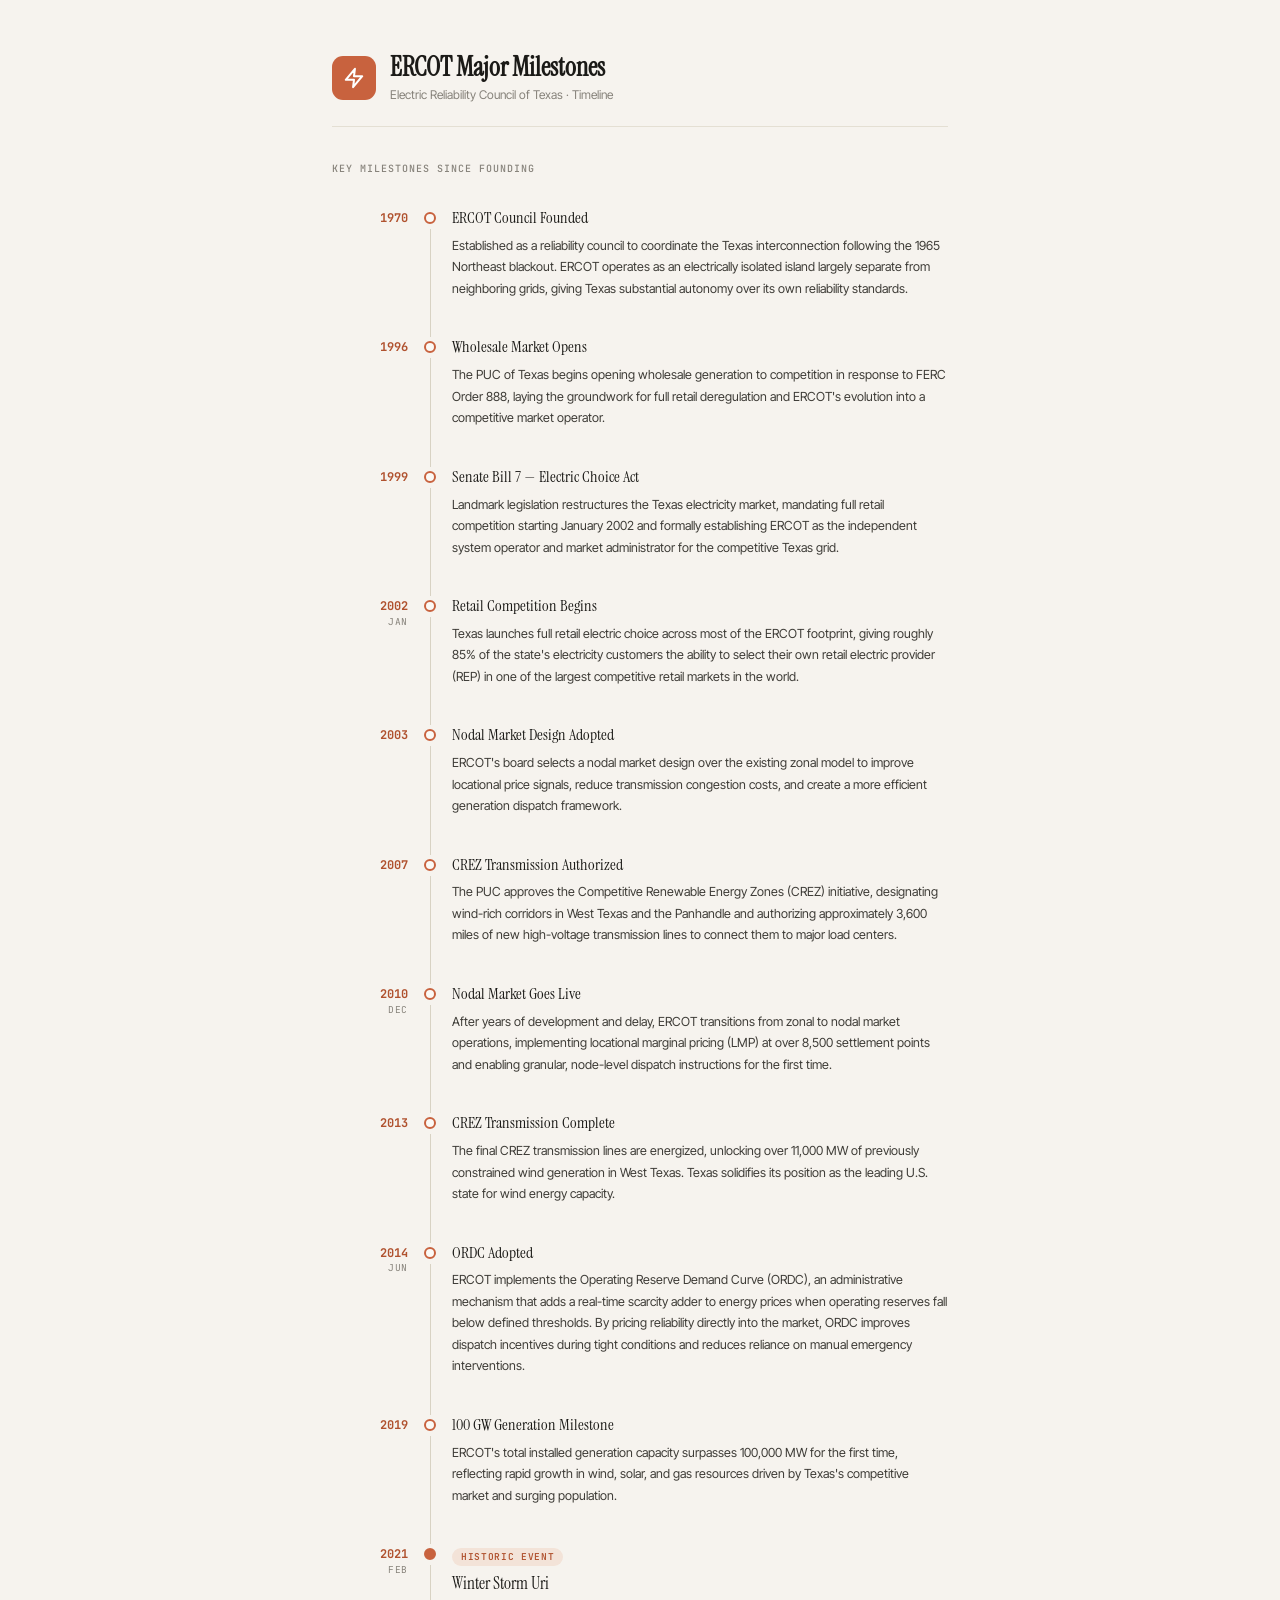
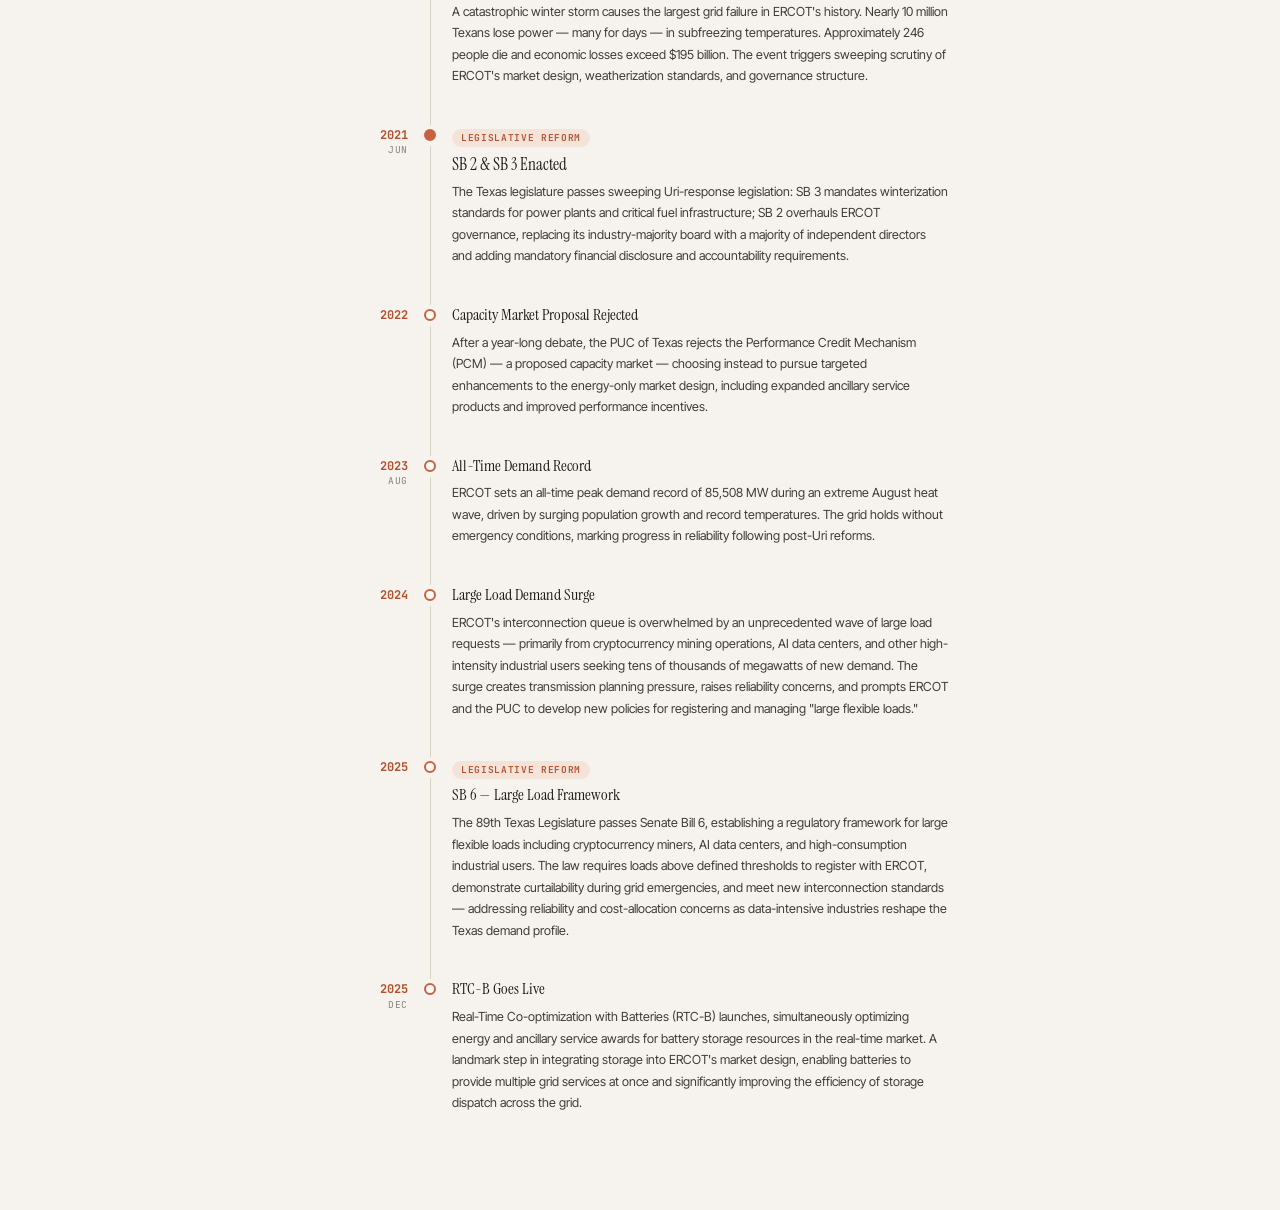
<file: html/ERCOT Major Milestones.html>
<!doctype html>
<html lang="en">
<head>
<meta charset="utf-8"/>
<meta name="viewport" content="width=device-width,initial-scale=1"/>
<title>ERCOT Major Milestones — Power.Talks</title>
<link rel="preconnect" href="https://fonts.googleapis.com">
<link rel="preconnect" href="https://fonts.gstatic.com" crossorigin>
<link href="https://fonts.googleapis.com/css2?family=Instrument+Serif:ital@0;1&family=Inter+Tight:wght@400;500;600;700&family=JetBrains+Mono:wght@400;500&display=swap" rel="stylesheet">
<style>
  :root {
    --bg:         #F6F3EE;
    --panel:      #FBF9F5;
    --ink:        #1B1A17;
    --ink-2:      #3E3C37;
    --muted:      #86827A;
    --rule:       #E4DFD3;
    --rule-2:     #D8D2C3;
    --accent:     #C8623E;
    --accent-2:   #B0522F;
    --accent-soft:#F3E3D8;
    --sans:       'Inter Tight', ui-sans-serif, system-ui, sans-serif;
    --serif:      'Instrument Serif', Georgia, serif;
    --mono:       'JetBrains Mono', ui-monospace, monospace;
  }
  [data-theme="dark"] {
    --bg:         #121110;
    --panel:      #1C1B19;
    --ink:        #F1EEE7;
    --ink-2:      #CDC9BF;
    --muted:      #8A857B;
    --rule:       #2A2824;
    --rule-2:     #35322D;
    --accent:     #E17A52;
    --accent-2:   #CC6A44;
    --accent-soft:#2A1E17;
  }
  * { box-sizing: border-box; }
  html, body { margin: 0; padding: 0; }
  body {
    font-family: var(--sans);
    background: var(--bg);
    color: var(--ink);
    font-size: 14px;
    line-height: 1.5;
    -webkit-font-smoothing: antialiased;
    text-rendering: optimizeLegibility;
  }

  /* ── Page layout ── */
  .page { max-width: 680px; margin: 0 auto; padding: 52px 32px 96px; }

  /* ── Header ── */
  .hdr { display: flex; align-items: center; gap: 14px; margin-bottom: 10px; }
  .hdr-logo {
    width: 44px; height: 44px; border-radius: 11px;
    background: var(--accent); display: grid; place-items: center;
    flex-shrink: 0; color: #fff;
  }
  .hdr-h1 {
    font-family: var(--serif); font-size: 26px; font-weight: 700;
    color: var(--ink); margin: 0; line-height: 1.2;
  }
  .hdr-sub { font-size: 12px; color: var(--muted); margin-top: 3px; }
  .hdr-rule { border: none; border-top: 1px solid var(--rule); margin: 22px 0 34px; }
  .sec-lbl {
    font-family: var(--mono); font-size: 10px; letter-spacing: .1em;
    text-transform: uppercase; color: var(--muted); font-weight: 500;
    margin-bottom: 32px;
  }

  /* ── Timeline ── */
  .tl { position: relative; }

  .tl-item {
    display: flex;
    align-items: stretch;
    margin-bottom: 0;
  }

  /* Date column */
  .tl-left {
    width: 76px;
    flex-shrink: 0;
    align-self: flex-start;
    text-align: right;
    padding-top: 2px;
    padding-right: 0;
  }
  .tl-year {
    display: block;
    font-family: var(--mono); font-size: 12px; font-weight: 700;
    color: var(--accent-2); line-height: 1.4;
  }
  .tl-month {
    display: block;
    font-family: var(--mono); font-size: 9.5px;
    color: var(--muted); text-transform: uppercase;
    letter-spacing: .06em; line-height: 1.5;
  }

  /* Center gutter: dot + connector line */
  .tl-mid {
    width: 44px;
    flex-shrink: 0;
    display: flex; flex-direction: column; align-items: center;
  }
  .tl-dot {
    width: 12px; height: 12px; border-radius: 50%;
    border: 2px solid var(--accent); background: var(--panel);
    flex-shrink: 0; margin-top: 4px; z-index: 1;
  }
  .tl-item.major .tl-dot { background: var(--accent); }
  .tl-line {
    flex: 1; width: 1px; background: var(--rule-2); margin-top: 5px;
  }
  .tl-item:last-child .tl-line { display: none; }

  /* Content */
  .tl-right {
    flex: 1;
    padding-bottom: 38px;
  }
  .tl-item:last-child .tl-right { padding-bottom: 0; }

  .tl-tag {
    display: inline-block;
    font-family: var(--mono); font-size: 9.5px; font-weight: 600;
    letter-spacing: .07em; text-transform: uppercase;
    color: var(--accent-2); background: var(--accent-soft);
    padding: 2px 9px; border-radius: 99px;
    margin-bottom: 6px;
  }
  .tl-title {
    font-family: var(--serif); font-size: 16px;
    color: var(--ink); margin: 0 0 6px; line-height: 1.3;
  }
  .tl-item.major .tl-title { font-size: 17px; }
  .tl-desc {
    font-size: 12.5px; color: var(--ink-2);
    line-height: 1.72; margin: 0;
  }

  @media (max-width: 500px) {
    .page { padding: 36px 18px 72px; }
    .tl-left { width: 54px; }
    .tl-year { font-size: 11px; }
    .hdr-h1 { font-size: 21px; }
  }
</style>
</head>
<body>
<div class="page">

  <div class="hdr">
    <div class="hdr-logo">
      <svg width="22" height="22" viewBox="0 0 24 24" fill="none" stroke="currentColor"
           stroke-width="2.2" stroke-linecap="round" stroke-linejoin="round">
        <polygon points="13 2 3 14 12 14 11 22 21 10 12 10 13 2"/>
      </svg>
    </div>
    <div>
      <div class="hdr-h1">ERCOT Major Milestones</div>
      <div class="hdr-sub">Electric Reliability Council of Texas · Timeline</div>
    </div>
  </div>

  <hr class="hdr-rule"/>
  <div class="sec-lbl">Key milestones since founding</div>

  <div class="tl">

    <div class="tl-item">
      <div class="tl-left">
        <span class="tl-year">1970</span>
      </div>
      <div class="tl-mid"><div class="tl-dot"></div><div class="tl-line"></div></div>
      <div class="tl-right">
        <div class="tl-title">ERCOT Council Founded</div>
        <p class="tl-desc">Established as a reliability council to coordinate the Texas interconnection following the 1965 Northeast blackout. ERCOT operates as an electrically isolated island largely separate from neighboring grids, giving Texas substantial autonomy over its own reliability standards.</p>
      </div>
    </div>

    <div class="tl-item">
      <div class="tl-left">
        <span class="tl-year">1996</span>
      </div>
      <div class="tl-mid"><div class="tl-dot"></div><div class="tl-line"></div></div>
      <div class="tl-right">
        <div class="tl-title">Wholesale Market Opens</div>
        <p class="tl-desc">The PUC of Texas begins opening wholesale generation to competition in response to FERC Order 888, laying the groundwork for full retail deregulation and ERCOT's evolution into a competitive market operator.</p>
      </div>
    </div>

    <div class="tl-item">
      <div class="tl-left">
        <span class="tl-year">1999</span>
      </div>
      <div class="tl-mid"><div class="tl-dot"></div><div class="tl-line"></div></div>
      <div class="tl-right">
        <div class="tl-title">Senate Bill 7 — Electric Choice Act</div>
        <p class="tl-desc">Landmark legislation restructures the Texas electricity market, mandating full retail competition starting January 2002 and formally establishing ERCOT as the independent system operator and market administrator for the competitive Texas grid.</p>
      </div>
    </div>

    <div class="tl-item">
      <div class="tl-left">
        <span class="tl-year">2002</span>
        <span class="tl-month">Jan</span>
      </div>
      <div class="tl-mid"><div class="tl-dot"></div><div class="tl-line"></div></div>
      <div class="tl-right">
        <div class="tl-title">Retail Competition Begins</div>
        <p class="tl-desc">Texas launches full retail electric choice across most of the ERCOT footprint, giving roughly 85% of the state's electricity customers the ability to select their own retail electric provider (REP) in one of the largest competitive retail markets in the world.</p>
      </div>
    </div>

    <div class="tl-item">
      <div class="tl-left">
        <span class="tl-year">2003</span>
      </div>
      <div class="tl-mid"><div class="tl-dot"></div><div class="tl-line"></div></div>
      <div class="tl-right">
        <div class="tl-title">Nodal Market Design Adopted</div>
        <p class="tl-desc">ERCOT's board selects a nodal market design over the existing zonal model to improve locational price signals, reduce transmission congestion costs, and create a more efficient generation dispatch framework.</p>
      </div>
    </div>

    <div class="tl-item">
      <div class="tl-left">
        <span class="tl-year">2007</span>
      </div>
      <div class="tl-mid"><div class="tl-dot"></div><div class="tl-line"></div></div>
      <div class="tl-right">
        <div class="tl-title">CREZ Transmission Authorized</div>
        <p class="tl-desc">The PUC approves the Competitive Renewable Energy Zones (CREZ) initiative, designating wind-rich corridors in West Texas and the Panhandle and authorizing approximately 3,600 miles of new high-voltage transmission lines to connect them to major load centers.</p>
      </div>
    </div>

    <div class="tl-item">
      <div class="tl-left">
        <span class="tl-year">2010</span>
        <span class="tl-month">Dec</span>
      </div>
      <div class="tl-mid"><div class="tl-dot"></div><div class="tl-line"></div></div>
      <div class="tl-right">
        <div class="tl-title">Nodal Market Goes Live</div>
        <p class="tl-desc">After years of development and delay, ERCOT transitions from zonal to nodal market operations, implementing locational marginal pricing (LMP) at over 8,500 settlement points and enabling granular, node-level dispatch instructions for the first time.</p>
      </div>
    </div>

    <div class="tl-item">
      <div class="tl-left">
        <span class="tl-year">2013</span>
      </div>
      <div class="tl-mid"><div class="tl-dot"></div><div class="tl-line"></div></div>
      <div class="tl-right">
        <div class="tl-title">CREZ Transmission Complete</div>
        <p class="tl-desc">The final CREZ transmission lines are energized, unlocking over 11,000 MW of previously constrained wind generation in West Texas. Texas solidifies its position as the leading U.S. state for wind energy capacity.</p>
      </div>
    </div>

    <div class="tl-item">
      <div class="tl-left">
        <span class="tl-year">2014</span>
        <span class="tl-month">Jun</span>
      </div>
      <div class="tl-mid"><div class="tl-dot"></div><div class="tl-line"></div></div>
      <div class="tl-right">
        <div class="tl-title">ORDC Adopted</div>
        <p class="tl-desc">ERCOT implements the Operating Reserve Demand Curve (ORDC), an administrative mechanism that adds a real-time scarcity adder to energy prices when operating reserves fall below defined thresholds. By pricing reliability directly into the market, ORDC improves dispatch incentives during tight conditions and reduces reliance on manual emergency interventions.</p>
      </div>
    </div>

    <div class="tl-item">
      <div class="tl-left">
        <span class="tl-year">2019</span>
      </div>
      <div class="tl-mid"><div class="tl-dot"></div><div class="tl-line"></div></div>
      <div class="tl-right">
        <div class="tl-title">100 GW Generation Milestone</div>
        <p class="tl-desc">ERCOT's total installed generation capacity surpasses 100,000 MW for the first time, reflecting rapid growth in wind, solar, and gas resources driven by Texas's competitive market and surging population.</p>
      </div>
    </div>

    <div class="tl-item major">
      <div class="tl-left">
        <span class="tl-year">2021</span>
        <span class="tl-month">Feb</span>
      </div>
      <div class="tl-mid"><div class="tl-dot"></div><div class="tl-line"></div></div>
      <div class="tl-right">
        <div class="tl-tag">Historic Event</div>
        <div class="tl-title">Winter Storm Uri</div>
        <p class="tl-desc">A catastrophic winter storm causes the largest grid failure in ERCOT's history. Nearly 10 million Texans lose power — many for days — in subfreezing temperatures. Approximately 246 people die and economic losses exceed $195 billion. The event triggers sweeping scrutiny of ERCOT's market design, weatherization standards, and governance structure.</p>
      </div>
    </div>

    <div class="tl-item major">
      <div class="tl-left">
        <span class="tl-year">2021</span>
        <span class="tl-month">Jun</span>
      </div>
      <div class="tl-mid"><div class="tl-dot"></div><div class="tl-line"></div></div>
      <div class="tl-right">
        <div class="tl-tag">Legislative Reform</div>
        <div class="tl-title">SB 2 & SB 3 Enacted</div>
        <p class="tl-desc">The Texas legislature passes sweeping Uri-response legislation: SB 3 mandates winterization standards for power plants and critical fuel infrastructure; SB 2 overhauls ERCOT governance, replacing its industry-majority board with a majority of independent directors and adding mandatory financial disclosure and accountability requirements.</p>
      </div>
    </div>

    <div class="tl-item">
      <div class="tl-left">
        <span class="tl-year">2022</span>
      </div>
      <div class="tl-mid"><div class="tl-dot"></div><div class="tl-line"></div></div>
      <div class="tl-right">
        <div class="tl-title">Capacity Market Proposal Rejected</div>
        <p class="tl-desc">After a year-long debate, the PUC of Texas rejects the Performance Credit Mechanism (PCM) — a proposed capacity market — choosing instead to pursue targeted enhancements to the energy-only market design, including expanded ancillary service products and improved performance incentives.</p>
      </div>
    </div>

    <div class="tl-item">
      <div class="tl-left">
        <span class="tl-year">2023</span>
        <span class="tl-month">Aug</span>
      </div>
      <div class="tl-mid"><div class="tl-dot"></div><div class="tl-line"></div></div>
      <div class="tl-right">
        <div class="tl-title">All-Time Demand Record</div>
        <p class="tl-desc">ERCOT sets an all-time peak demand record of 85,508 MW during an extreme August heat wave, driven by surging population growth and record temperatures. The grid holds without emergency conditions, marking progress in reliability following post-Uri reforms.</p>
      </div>
    </div>

    <div class="tl-item">
      <div class="tl-left">
        <span class="tl-year">2024</span>
      </div>
      <div class="tl-mid"><div class="tl-dot"></div><div class="tl-line"></div></div>
      <div class="tl-right">
        <div class="tl-title">Large Load Demand Surge</div>
        <p class="tl-desc">ERCOT's interconnection queue is overwhelmed by an unprecedented wave of large load requests — primarily from cryptocurrency mining operations, AI data centers, and other high-intensity industrial users seeking tens of thousands of megawatts of new demand. The surge creates transmission planning pressure, raises reliability concerns, and prompts ERCOT and the PUC to develop new policies for registering and managing "large flexible loads."</p>
      </div>
    </div>

    <div class="tl-item">
      <div class="tl-left">
        <span class="tl-year">2025</span>
      </div>
      <div class="tl-mid"><div class="tl-dot"></div><div class="tl-line"></div></div>
      <div class="tl-right">
        <div class="tl-tag">Legislative Reform</div>
        <div class="tl-title">SB 6 — Large Load Framework</div>
        <p class="tl-desc">The 89th Texas Legislature passes Senate Bill 6, establishing a regulatory framework for large flexible loads including cryptocurrency miners, AI data centers, and high-consumption industrial users. The law requires loads above defined thresholds to register with ERCOT, demonstrate curtailability during grid emergencies, and meet new interconnection standards — addressing reliability and cost-allocation concerns as data-intensive industries reshape the Texas demand profile.</p>
      </div>
    </div>

    <div class="tl-item">
      <div class="tl-left">
        <span class="tl-year">2025</span>
        <span class="tl-month">Dec</span>
      </div>
      <div class="tl-mid"><div class="tl-dot"></div><div class="tl-line"></div></div>
      <div class="tl-right">
        <div class="tl-title">RTC-B Goes Live</div>
        <p class="tl-desc">Real-Time Co-optimization with Batteries (RTC-B) launches, simultaneously optimizing energy and ancillary service awards for battery storage resources in the real-time market. A landmark step in integrating storage into ERCOT's market design, enabling batteries to provide multiple grid services at once and significantly improving the efficiency of storage dispatch across the grid.</p>
      </div>
    </div>

  </div><!-- /tl -->
</div><!-- /page -->
</body>
</html>
</file>
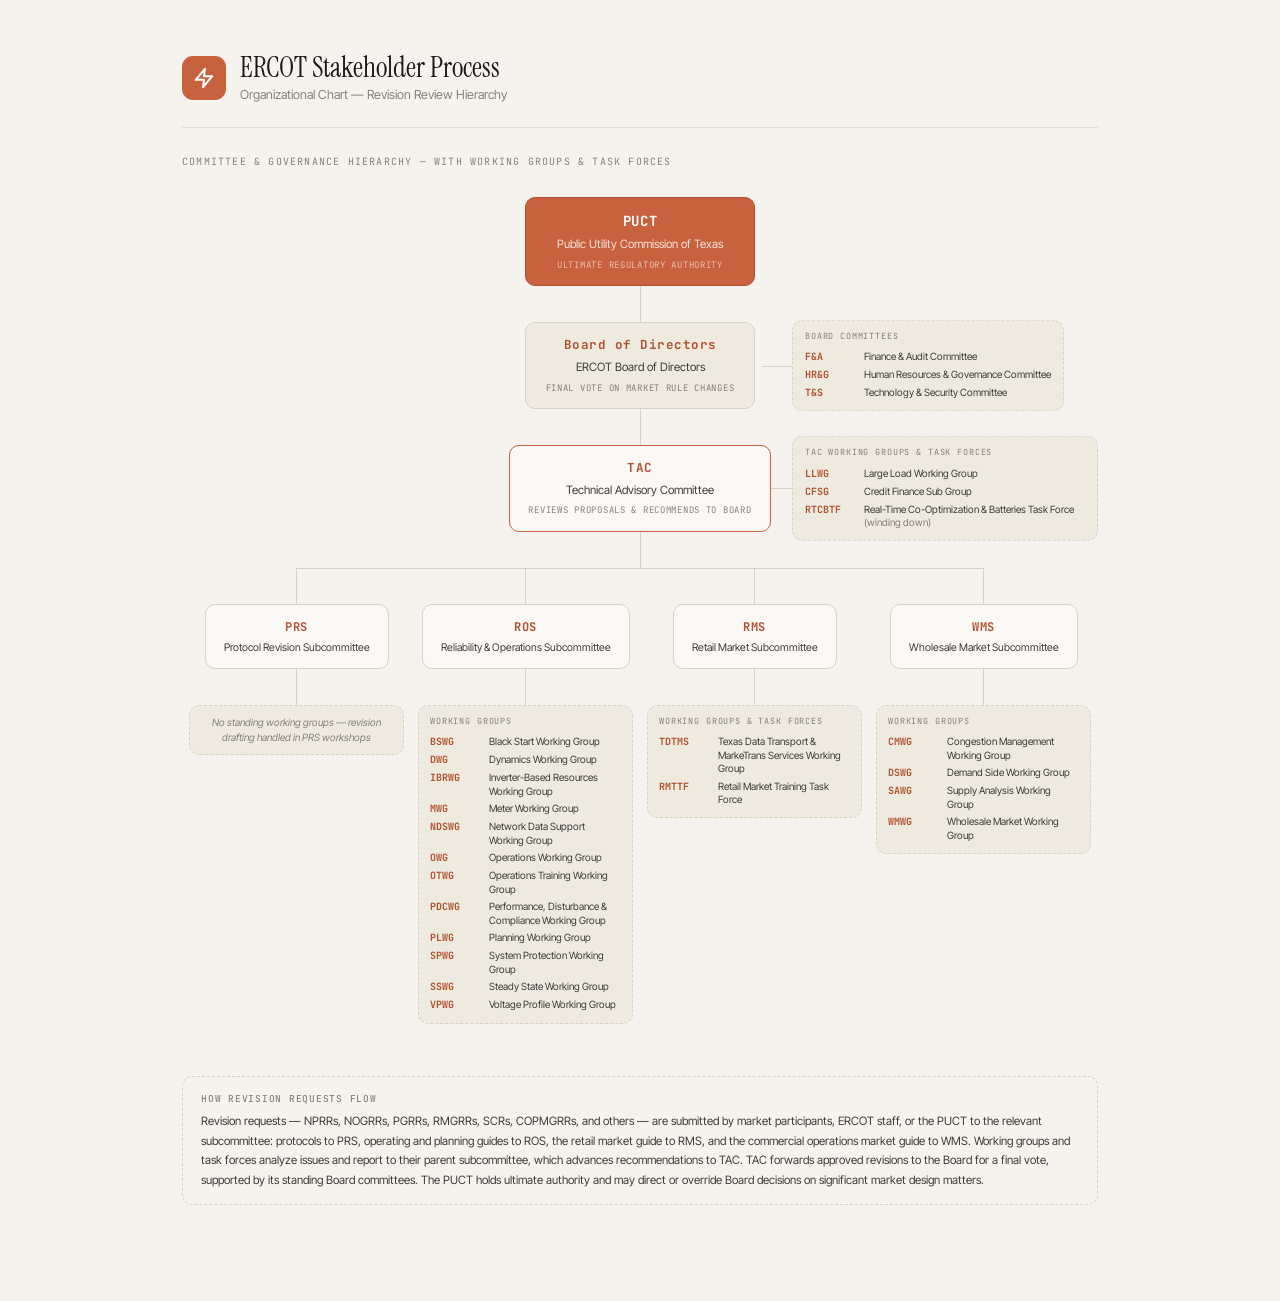
<file: html/ERCOT Stakeholder Org Chart.html>
<!doctype html>
<html lang="en">
<head>
<meta charset="utf-8"/>
<meta name="viewport" content="width=device-width,initial-scale=1"/>
<title>ERCOT Stakeholder Process Org Chart — Power.Talks</title>
<link rel="preconnect" href="https://fonts.googleapis.com">
<link rel="preconnect" href="https://fonts.gstatic.com" crossorigin>
<link href="https://fonts.googleapis.com/css2?family=Instrument+Serif:ital@0;1&family=Inter+Tight:wght@400;500;600;700&family=JetBrains+Mono:wght@400;500&display=swap" rel="stylesheet">
<style>
  :root {
    --bg:         #F6F3EE;
    --bg-2:       #EFEAE0;
    --panel:      #FBF9F5;
    --ink:        #1B1A17;
    --ink-2:      #3E3C37;
    --muted:      #86827A;
    --rule:       #E4DFD3;
    --rule-2:     #D8D2C3;
    --accent:     #C8623E;
    --accent-2:   #B0522F;
    --accent-soft:#F3E3D8;
    --sans:       'Inter Tight', ui-sans-serif, system-ui, sans-serif;
    --serif:      'Instrument Serif', Georgia, serif;
    --mono:       'JetBrains Mono', ui-monospace, monospace;
  }
  [data-theme="dark"] {
    --bg:         #121110;
    --bg-2:       #191816;
    --panel:      #1C1B19;
    --ink:        #F1EEE7;
    --ink-2:      #CDC9BF;
    --muted:      #8A857B;
    --rule:       #2A2824;
    --rule-2:     #35322D;
    --accent:     #E17A52;
    --accent-2:   #CC6A44;
    --accent-soft:#2A1E17;
  }
  *, *::before, *::after { box-sizing: border-box; }
  html, body { margin: 0; padding: 0; }
  body {
    font-family: var(--sans);
    background: var(--bg);
    color: var(--ink);
    font-size: 14px;
    line-height: 1.5;
    -webkit-font-smoothing: antialiased;
    text-rendering: optimizeLegibility;
  }

  /* ── Page ── */
  .page { max-width: 980px; margin: 0 auto; padding: 52px 32px 96px; }

  /* ── Header ── */
  .hdr { display: flex; align-items: center; gap: 14px; margin-bottom: 10px; }
  .hdr-logo {
    width: 44px; height: 44px; border-radius: 11px;
    background: var(--accent); display: grid; place-items: center;
    flex-shrink: 0; color: #fff;
  }
  .hdr-h1 { font-family: var(--serif); font-size: 28px; line-height: 1.15; }
  .hdr-sub { font-size: 12.5px; color: var(--muted); margin-top: 2px; }
  .hdr-rule { border: 0; border-top: 1px solid var(--rule); margin: 22px 0 26px; }
  .sec-lbl {
    font-family: var(--mono); font-size: 10px; letter-spacing: .12em;
    text-transform: uppercase; color: var(--muted); margin-bottom: 28px;
  }

  /* ── Org chart ── */
  .org { display: flex; flex-direction: column; align-items: center; }
  .vline { width: 1px; height: 36px; background: var(--rule-2); }

  /* Tier wrapper — centers the spine node, hosts a satellite stack */
  .tier { position: relative; display: flex; justify-content: center; width: 100%; }
  .hline {
    position: absolute; top: 50%; height: 1px; width: 30px;
    left: calc(50% + 122px); background: var(--rule-2);
  }
  .satellite {
    position: absolute; left: calc(50% + 152px); top: 50%;
    transform: translateY(-50%);
    border: 1px dashed var(--rule-2); border-radius: 10px;
    background: var(--bg-2); padding: 9px 12px; min-width: 215px;
  }
  .sat-eye {
    font-family: var(--mono); font-size: 8.5px; letter-spacing: .1em;
    text-transform: uppercase; color: var(--muted); margin-bottom: 5px;
  }
  .wg-row { display: flex; gap: 7px; padding: 1.5px 0; align-items: baseline; }
  .wg-abbr {
    font-family: var(--mono); font-size: 10px; font-weight: 700;
    color: var(--accent-2); white-space: nowrap; min-width: 52px;
  }
  .wg-name { font-size: 10px; color: var(--ink-2); line-height: 1.35; }
  .wg-name .dim { color: var(--muted); }

  .hbranch { position: relative; display: flex; width: 100%; }
  .hbranch::before {
    content: '';
    position: absolute; top: 0;
    left: 12.5%; right: 12.5%;
    height: 1px; background: var(--rule-2);
  }
  .hbranch-col {
    flex: 1; display: flex; flex-direction: column; align-items: center;
    padding: 0 7px;
  }

  /* Working-group stack beneath each subcommittee */
  .wg-stack {
    margin-top: 0;
    border: 1px dashed var(--rule-2); border-radius: 10px;
    background: var(--bg-2); padding: 9px 11px; width: 100%; max-width: 215px;
  }
  .wg-stack--empty { text-align: center; font-size: 10px; color: var(--muted); font-style: italic; }

  /* ── Nodes ── */
  .node {
    border: 1px solid var(--rule-2); border-radius: 10px;
    background: var(--panel); padding: 13px 18px;
    text-align: center; position: relative; z-index: 1;
  }
  .node-abbr  { font-family: var(--mono); font-size: 12.5px; font-weight: 700; color: var(--accent-2); letter-spacing: .04em; margin-bottom: 4px; }
  .node-name  { font-size: 11.5px; color: var(--ink-2); line-height: 1.45; }
  .node-role  { font-family: var(--mono); font-size: 9px; text-transform: uppercase; letter-spacing: .08em; color: var(--muted); margin-top: 6px; }

  .node--puct { background: var(--accent); border-color: var(--accent-2); min-width: 230px; }
  .node--puct .node-abbr { color: #fff; font-size: 14px; }
  .node--puct .node-name { color: rgba(255,255,255,.82); }
  .node--puct .node-role { color: rgba(255,255,255,.58); }

  .node--board { background: var(--bg-2); border-color: var(--rule-2); min-width: 230px; }

  .node--tac { border-color: var(--accent); border-width: 1.5px; min-width: 240px; }

  .node--sub { min-width: 118px; }
  .node--sub .node-abbr { font-size: 12px; }
  .node--sub .node-name { font-size: 10.5px; }

  /* ── Footer note ── */
  .note {
    margin-top: 52px; padding: 14px 18px;
    border: 1px dashed var(--rule-2); border-radius: 10px;
    font-size: 11.5px; color: var(--ink-2); line-height: 1.7;
  }
  .note-eye {
    font-family: var(--mono); font-size: 9.5px; letter-spacing: .08em;
    text-transform: uppercase; color: var(--muted); font-weight: 500; margin-bottom: 5px;
  }

  @media (max-width: 760px) {
    .satellite { position: static; transform: none; margin-top: 10px; }
    .hline { display: none; }
    .tier { flex-direction: column; align-items: center; }
    .hbranch { flex-direction: column; align-items: center; gap: 22px; }
    .hbranch::before { display: none; }
  }
</style>
</head>
<body>
<div class="page">

  <div class="hdr">
    <div class="hdr-logo">
      <svg width="22" height="22" viewBox="0 0 24 24" fill="none" stroke="currentColor"
           stroke-width="2.2" stroke-linecap="round" stroke-linejoin="round">
        <polygon points="13 2 3 14 12 14 11 22 21 10 12 10 13 2"/>
      </svg>
    </div>
    <div>
      <div class="hdr-h1">ERCOT Stakeholder Process</div>
      <div class="hdr-sub">Organizational Chart — Revision Review Hierarchy</div>
    </div>
  </div>
  <hr class="hdr-rule"/>
  <div class="sec-lbl">Committee &amp; governance hierarchy — with working groups &amp; task forces</div>

  <div class="org">

    <div class="node node--puct">
      <div class="node-abbr">PUCT</div>
      <div class="node-name">Public Utility Commission of Texas</div>
      <div class="node-role">Ultimate Regulatory Authority</div>
    </div>
    <div class="vline"></div>

    <div class="tier">
      <div class="node node--board">
        <div class="node-abbr">Board of Directors</div>
        <div class="node-name">ERCOT Board of Directors</div>
        <div class="node-role">Final Vote on Market Rule Changes</div>
      </div>
      <div class="hline"></div>
      <div class="satellite">
        <div class="sat-eye">Board Committees</div>
        <div class="wg-row"><span class="wg-abbr">F&amp;A</span><span class="wg-name">Finance &amp; Audit Committee</span></div>
        <div class="wg-row"><span class="wg-abbr">HR&amp;G</span><span class="wg-name">Human Resources &amp; Governance Committee</span></div>
        <div class="wg-row"><span class="wg-abbr">T&amp;S</span><span class="wg-name">Technology &amp; Security Committee</span></div>
      </div>
    </div>
    <div class="vline"></div>

    <div class="tier">
      <div class="node node--tac">
        <div class="node-abbr">TAC</div>
        <div class="node-name">Technical Advisory Committee</div>
        <div class="node-role">Reviews Proposals &amp; Recommends to Board</div>
      </div>
      <div class="hline"></div>
      <div class="satellite">
        <div class="sat-eye">TAC Working Groups &amp; Task Forces</div>
        <div class="wg-row"><span class="wg-abbr">LLWG</span><span class="wg-name">Large Load Working Group</span></div>
        <div class="wg-row"><span class="wg-abbr">CFSG</span><span class="wg-name">Credit Finance Sub Group</span></div>
        <div class="wg-row"><span class="wg-abbr">RTCBTF</span><span class="wg-name">Real-Time Co-Optimization &amp; Batteries Task Force <span class="dim">(winding down)</span></span></div>
      </div>
    </div>
    <div class="vline"></div>

    <div class="hbranch">

      <div class="hbranch-col">
        <div class="vline"></div>
        <div class="node node--sub">
          <div class="node-abbr">PRS</div>
          <div class="node-name">Protocol Revision Subcommittee</div>
        </div>
        <div class="vline"></div>
        <div class="wg-stack wg-stack--empty">
          No standing working groups — revision drafting handled in PRS workshops
        </div>
      </div>

      <div class="hbranch-col">
        <div class="vline"></div>
        <div class="node node--sub">
          <div class="node-abbr">ROS</div>
          <div class="node-name">Reliability &amp; Operations Subcommittee</div>
        </div>
        <div class="vline"></div>
        <div class="wg-stack">
          <div class="sat-eye">Working Groups</div>
          <div class="wg-row"><span class="wg-abbr">BSWG</span><span class="wg-name">Black Start Working Group</span></div>
          <div class="wg-row"><span class="wg-abbr">DWG</span><span class="wg-name">Dynamics Working Group</span></div>
          <div class="wg-row"><span class="wg-abbr">IBRWG</span><span class="wg-name">Inverter-Based Resources Working Group</span></div>
          <div class="wg-row"><span class="wg-abbr">MWG</span><span class="wg-name">Meter Working Group</span></div>
          <div class="wg-row"><span class="wg-abbr">NDSWG</span><span class="wg-name">Network Data Support Working Group</span></div>
          <div class="wg-row"><span class="wg-abbr">OWG</span><span class="wg-name">Operations Working Group</span></div>
          <div class="wg-row"><span class="wg-abbr">OTWG</span><span class="wg-name">Operations Training Working Group</span></div>
          <div class="wg-row"><span class="wg-abbr">PDCWG</span><span class="wg-name">Performance, Disturbance &amp; Compliance Working Group</span></div>
          <div class="wg-row"><span class="wg-abbr">PLWG</span><span class="wg-name">Planning Working Group</span></div>
          <div class="wg-row"><span class="wg-abbr">SPWG</span><span class="wg-name">System Protection Working Group</span></div>
          <div class="wg-row"><span class="wg-abbr">SSWG</span><span class="wg-name">Steady State Working Group</span></div>
          <div class="wg-row"><span class="wg-abbr">VPWG</span><span class="wg-name">Voltage Profile Working Group</span></div>
        </div>
      </div>

      <div class="hbranch-col">
        <div class="vline"></div>
        <div class="node node--sub">
          <div class="node-abbr">RMS</div>
          <div class="node-name">Retail Market Subcommittee</div>
        </div>
        <div class="vline"></div>
        <div class="wg-stack">
          <div class="sat-eye">Working Groups &amp; Task Forces</div>
          <div class="wg-row"><span class="wg-abbr">TDTMS</span><span class="wg-name">Texas Data Transport &amp; MarkeTrans Services Working Group</span></div>
          <div class="wg-row"><span class="wg-abbr">RMTTF</span><span class="wg-name">Retail Market Training Task Force</span></div>
        </div>
      </div>

      <div class="hbranch-col">
        <div class="vline"></div>
        <div class="node node--sub">
          <div class="node-abbr">WMS</div>
          <div class="node-name">Wholesale Market Subcommittee</div>
        </div>
        <div class="vline"></div>
        <div class="wg-stack">
          <div class="sat-eye">Working Groups</div>
          <div class="wg-row"><span class="wg-abbr">CMWG</span><span class="wg-name">Congestion Management Working Group</span></div>
          <div class="wg-row"><span class="wg-abbr">DSWG</span><span class="wg-name">Demand Side Working Group</span></div>
          <div class="wg-row"><span class="wg-abbr">SAWG</span><span class="wg-name">Supply Analysis Working Group</span></div>
          <div class="wg-row"><span class="wg-abbr">WMWG</span><span class="wg-name">Wholesale Market Working Group</span></div>
        </div>
      </div>

    </div>

  </div>

  <div class="note">
    <div class="note-eye">How revision requests flow</div>
    Revision requests — NPRRs, NOGRRs, PGRRs, RMGRRs, SCRs, COPMGRRs, and others — are
    submitted by market participants, ERCOT staff, or the PUCT to the relevant
    subcommittee: protocols to PRS, operating and planning guides to ROS, the retail
    market guide to RMS, and the commercial operations market guide to WMS. Working
    groups and task forces analyze issues and report to their parent subcommittee,
    which advances recommendations to TAC. TAC forwards approved revisions to the
    Board for a final vote, supported by its standing Board committees. The PUCT holds
    ultimate authority and may direct or override Board decisions on significant
    market design matters.
  </div>

</div>
</body>
</html>
</file>
